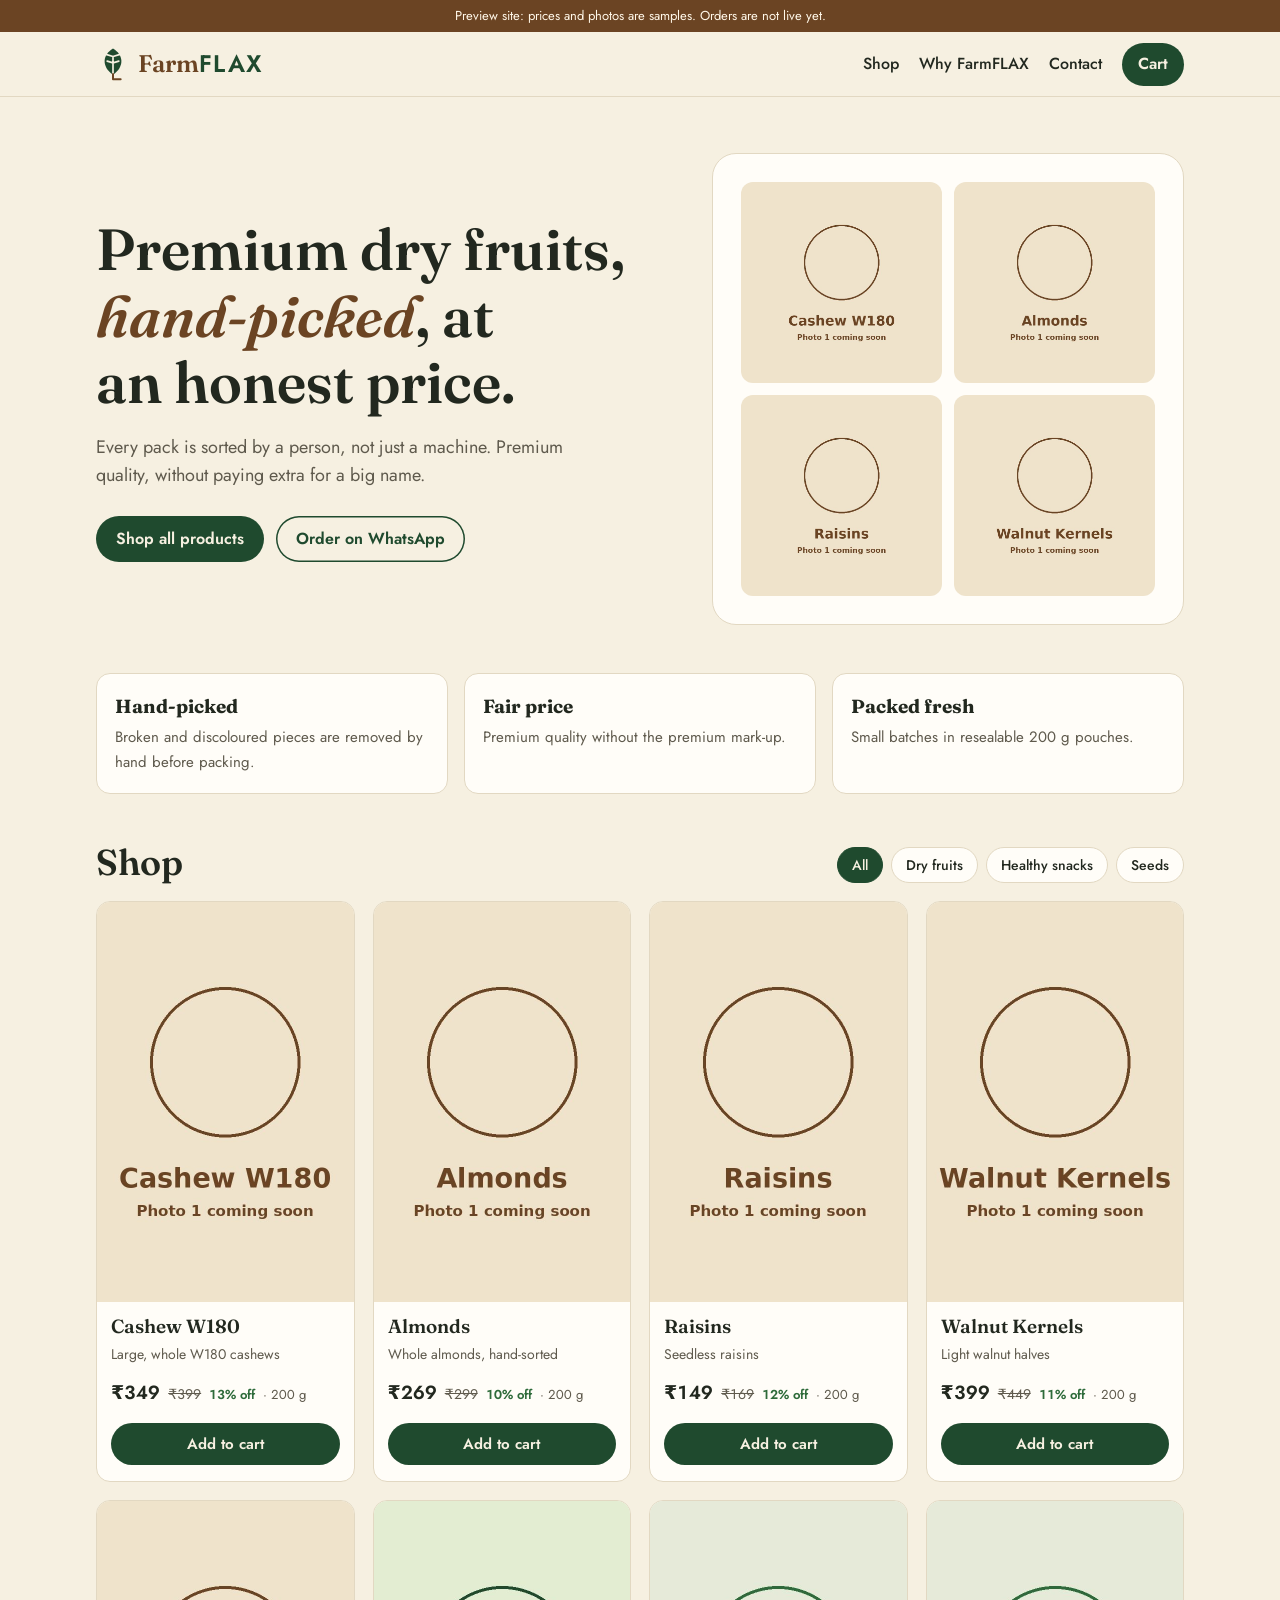
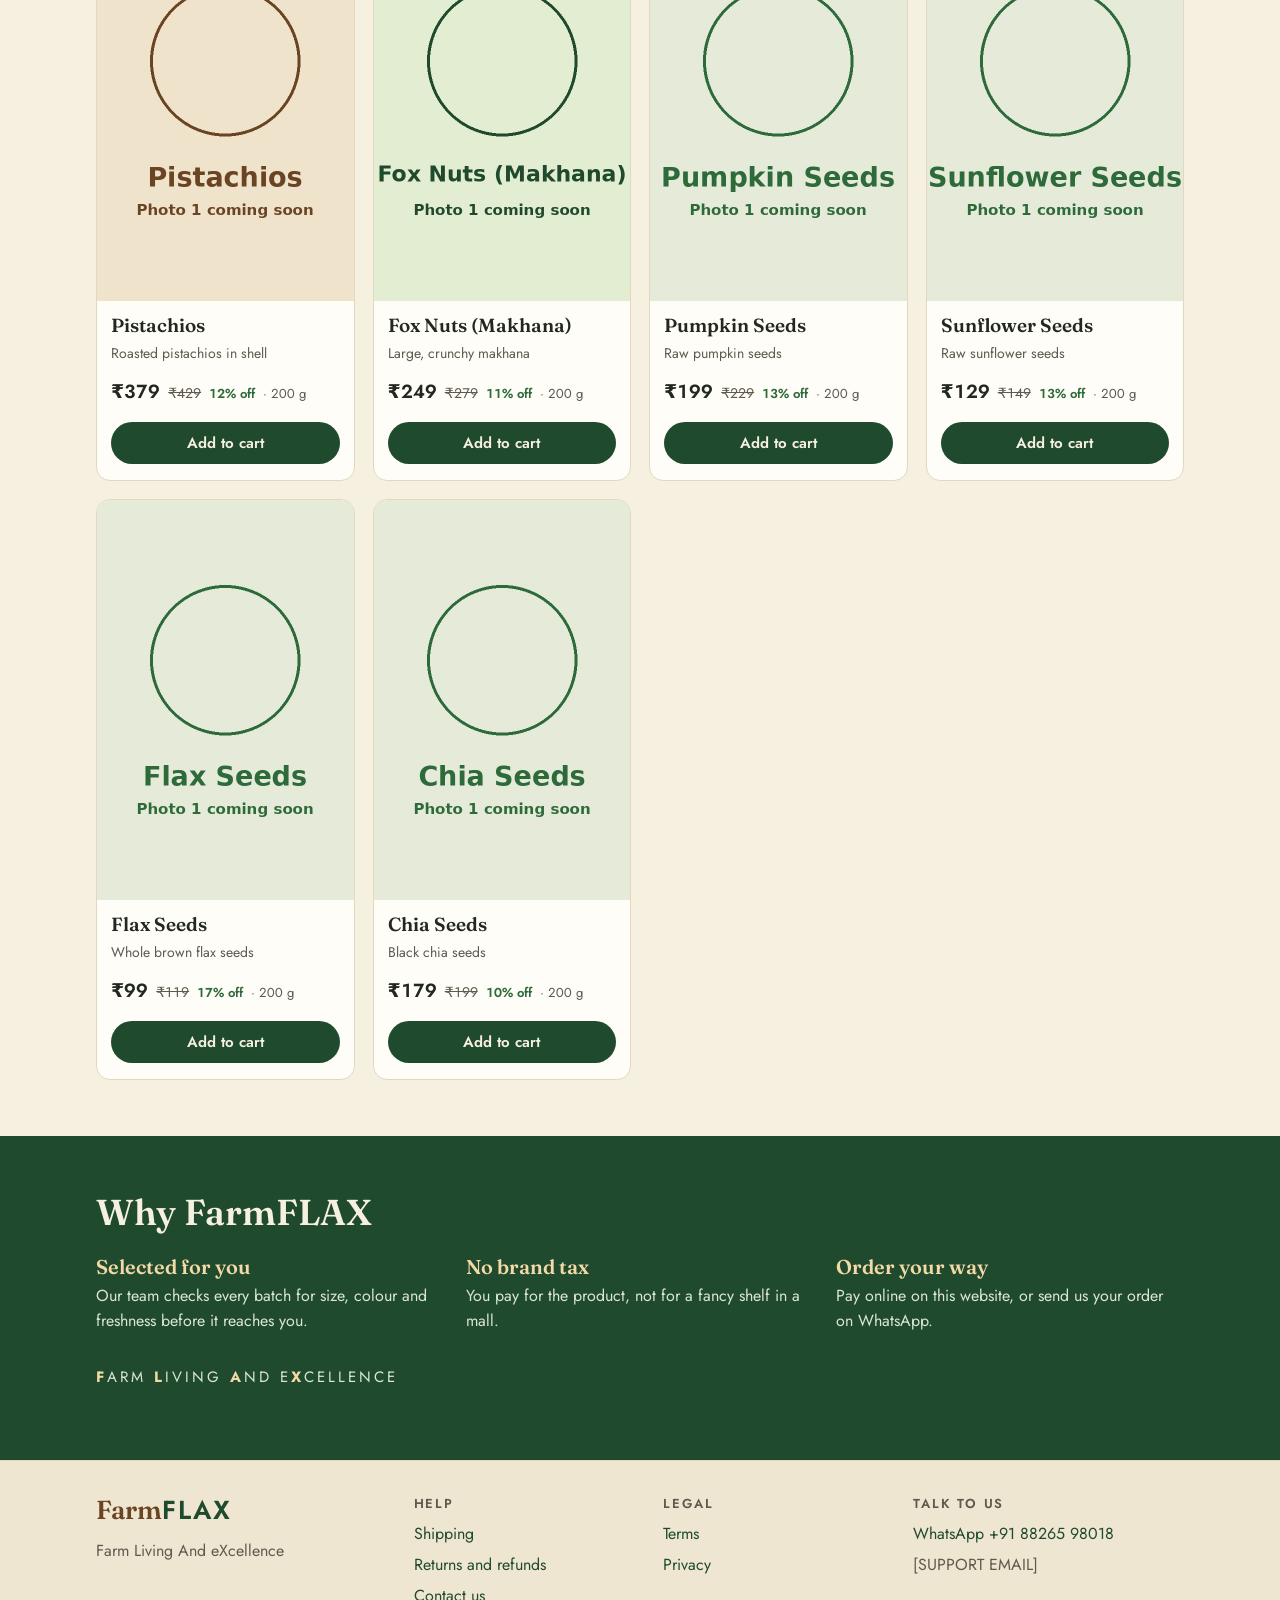
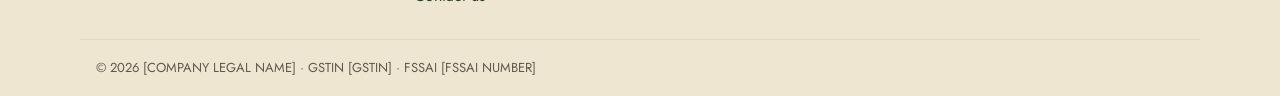
<file: public/index.html>
<!doctype html>
<html lang="en" data-root="">
<head>
<meta charset="utf-8">
<meta name="viewport" content="width=device-width, initial-scale=1, viewport-fit=cover">
<title>FarmFLAX · Hand-picked dry fruits and seeds</title>
<meta name="description" content="Hand-picked dry fruits, seeds and makhana in 200 g packs. Premium quality at an everyday price. Order online or on WhatsApp.">
<link rel="icon" href="assets/img/logo.svg" type="image/svg+xml">
<link rel="preconnect" href="https://fonts.googleapis.com">
<link rel="preconnect" href="https://fonts.gstatic.com" crossorigin>
<link rel="stylesheet" href="https://fonts.googleapis.com/css2?family=Fraunces:ital,opsz,wght@0,9..144,600;1,9..144,600&family=Jost:wght@400;500;600&display=swap">
<link rel="stylesheet" href="assets/css/site.css">
<script src="assets/js/config.js"></script>
<script src="assets/js/app.js"></script>
</head>
<body>
<div id="ff-header"></div>
<main>
  <section class="wrap hero">
    <div>
      <h1>Premium dry fruits, <em>hand-picked</em>, at an honest price.</h1>
      <p>Every pack is sorted by a person, not just a machine. Premium quality, without paying extra for a big name.</p>
      <div class="hero-actions">
        <a class="btn btn-primary" href="#shop">Shop all products</a>
        <a class="btn btn-ghost" id="hero-wa" href="#" target="_blank" rel="noopener">Order on WhatsApp</a>
      </div>
    </div>
    <div class="hero-art" id="hero-art" aria-hidden="true"></div>
  </section>

  <section class="wrap promise" aria-label="Our promise">
    <div><b>Hand-picked</b><span>Broken and discoloured pieces are removed by hand before packing.</span></div>
    <div><b>Fair price</b><span>Premium quality without the premium mark-up.</span></div>
    <div><b>Packed fresh</b><span>Small batches in resealable 200 g pouches.</span></div>
  </section>

  <section class="wrap" id="shop">
    <div class="section-head">
      <h2>Shop</h2>
      <div class="filters" id="filters" role="group" aria-label="Filter by category"></div>
    </div>
    <div class="grid" id="grid"><p class="muted">Loading products…</p></div>
  </section>

  <section class="why" id="why">
    <div class="wrap">
      <h2>Why FarmFLAX</h2>
      <div class="why-grid">
        <div><h3>Selected for you</h3><p>Our team checks every batch for size, colour and freshness before it reaches you.</p></div>
        <div><h3>No brand tax</h3><p>You pay for the product, not for a fancy shelf in a mall.</p></div>
        <div><h3>Order your way</h3><p>Pay online on this website, or send us your order on WhatsApp.</p></div>
      </div>
      <p class="acronym"><b>F</b>arm <b>L</b>iving <b>A</b>nd e<b>X</b>cellence</p>
    </div>
  </section>
</main>
<div id="ff-footer"></div>
<script>
document.addEventListener("DOMContentLoaded", function () {
  var grid = document.getElementById("grid"), filters = document.getElementById("filters"), active = "All", all = [];
  document.getElementById("hero-wa").href = FF.waLink("Hi FarmFLAX, I would like to place an order.");

  function card(p) {
    var off = p.mrp > p.price ? Math.round((1 - p.price / p.mrp) * 100) : 0;
    var url = "product.html?p=" + encodeURIComponent(p.id);
    return '<article class="card">' +
      '<a class="img" href="' + url + '"><img src="' + FF.esc(p.images[0]) + '" alt="' + FF.esc(p.name) + '" loading="lazy" width="400" height="400"></a>' +
      '<div class="body"><h3><a href="' + url + '">' + FF.esc(p.name) + '</a></h3>' +
      '<div class="short">' + FF.esc(p.short) + '</div>' +
      '<div class="price-row"><span class="price">' + FF.money(p.price) + '</span>' +
      (off ? '<span class="mrp">' + FF.money(p.mrp) + '</span><span class="off">' + off + '% off</span>' : "") +
      '<span class="weight">· ' + p.weight + ' g</span></div>' +
      (p.inStock ? '<button class="btn btn-primary" type="button" data-add="' + FF.esc(p.id) + '">Add to cart</button>' : '<span class="oos">Out of stock</span>') +
      "</div></article>";
  }
  function render() {
    var list = all.filter(function (p) { return active === "All" || p.category === active; });
    grid.innerHTML = list.length ? list.map(card).join("") : '<p class="muted">No products in this category yet.</p>';
  }
  function renderFilters() {
    var cats = ["All"].concat(all.map(function (p) { return p.category; }).filter(function (c, i, a) { return c && a.indexOf(c) === i; }));
    filters.innerHTML = cats.map(function (c) { return '<button class="chip" type="button" data-cat="' + FF.esc(c) + '" aria-pressed="' + (c === active) + '">' + FF.esc(c) + "</button>"; }).join("");
  }
  FF.loadProducts().then(function (ps) {
    all = ps; renderFilters(); render();
    document.getElementById("hero-art").innerHTML = ps.slice(0, 4).map(function (p) { return '<img src="' + FF.esc(p.images[0]) + '" alt="">'; }).join("");
  }).catch(function () { grid.innerHTML = '<p class="err">Products could not be loaded. Please refresh the page.</p>'; });

  filters.addEventListener("click", function (e) {
    var b = e.target.closest("[data-cat]"); if (!b) return; active = b.getAttribute("data-cat"); renderFilters(); render();
  });
  grid.addEventListener("click", function (e) {
    var b = e.target.closest("[data-add]"); if (!b) return;
    FF.addToCart(b.getAttribute("data-add"), 1); FF.toast("Added to cart");
  });
});
</script>
</body>
</html>
</file>
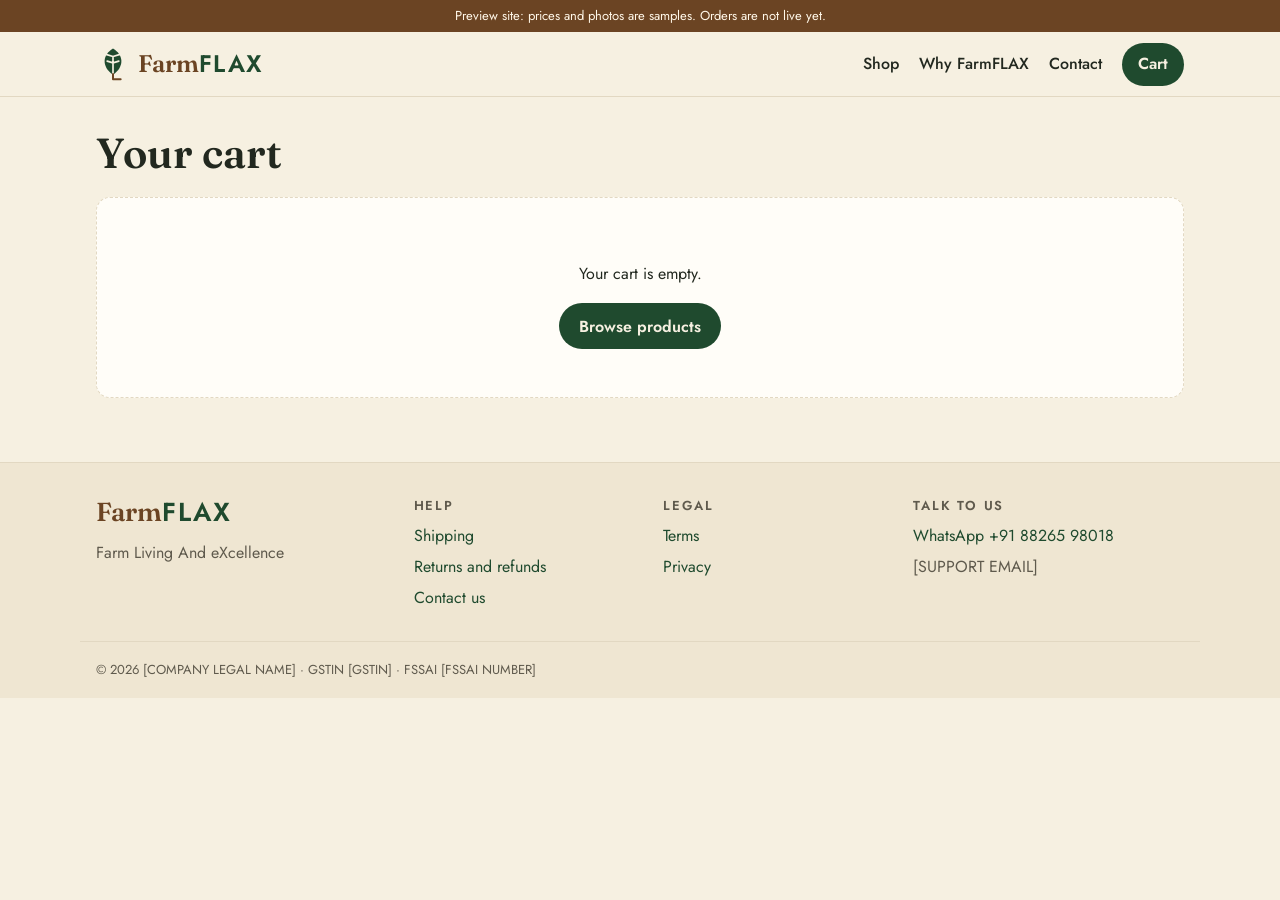
<file: public/cart.html>
<!doctype html>
<html lang="en" data-root="">
<head>
<meta charset="utf-8">
<meta name="viewport" content="width=device-width, initial-scale=1, viewport-fit=cover">
<title>Your cart · FarmFLAX</title>
<link rel="icon" href="assets/img/logo.svg" type="image/svg+xml">
<link rel="preconnect" href="https://fonts.googleapis.com">
<link rel="preconnect" href="https://fonts.gstatic.com" crossorigin>
<link rel="stylesheet" href="https://fonts.googleapis.com/css2?family=Fraunces:ital,opsz,wght@0,9..144,600;1,9..144,600&family=Jost:wght@400;500;600&display=swap">
<link rel="stylesheet" href="assets/css/site.css">
<script src="assets/js/config.js"></script>
<script src="assets/js/app.js"></script>
</head>
<body>
<div id="ff-header"></div>
<main class="wrap page">
  <h1>Your cart</h1>
  <div id="cart"><p class="muted">Loading…</p></div>
</main>
<div id="ff-footer"></div>
<script>
document.addEventListener("DOMContentLoaded", function () {
  var box = document.getElementById("cart"), products = [];
  function render() {
    var lines = FF.cartLines(products), t = FF.totals(lines);
    if (!lines.length) {
      box.innerHTML = '<div class="empty"><p>Your cart is empty.</p><a class="btn btn-primary" href="index.html#shop">Browse products</a></div>';
      return;
    }
    var left = FF_CONFIG.freeShippingAbove - t.subtotal;
    box.innerHTML = '<div class="two-col"><div>' + lines.map(function (l) {
      var p = l.product;
      return '<div class="line"><img src="' + FF.esc(p.images[0]) + '" alt="">' +
        '<div><div class="name">' + FF.esc(p.name) + '</div><div class="unit">' + FF.money(p.price) + ' · ' + p.weight + ' g</div>' +
        '<div class="qty" style="margin-top:8px"><button type="button" data-dec="' + p.id + '" aria-label="Decrease ' + FF.esc(p.name) + '">−</button><output>' + l.qty + '</output><button type="button" data-inc="' + p.id + '" aria-label="Increase ' + FF.esc(p.name) + '">+</button></div></div>' +
        '<div class="right"><b>' + FF.money(l.total) + '</b><button class="remove" type="button" data-rm="' + p.id + '">Remove</button></div></div>';
    }).join("") + '</div>' +
      '<aside class="summary" aria-label="Order summary"><div class="row"><span>Subtotal</span><span>' + FF.money(t.subtotal) + '</span></div>' +
      '<div class="row"><span>Delivery</span><span>' + (t.shipping ? FF.money(t.shipping) : "Free") + '</span></div>' +
      (left > 0 ? '<div class="note">Add ' + FF.money(left) + ' more for free delivery.</div>' : '<div class="note">You get free delivery.</div>') +
      '<div class="row total"><span>Total</span><span>' + FF.money(t.total) + '</span></div>' +
      '<a class="btn btn-primary btn-block" href="checkout.html">Checkout</a></aside></div>';
  }
  FF.loadProducts().then(function (ps) { products = ps; render(); })
    .catch(function () { box.innerHTML = '<p class="err">Your cart could not be loaded. Please refresh the page.</p>'; });
  box.addEventListener("click", function (e) {
    var b = e.target.closest("button"); if (!b) return;
    var c = FF.readCart();
    if (b.dataset.inc) FF.setQty(b.dataset.inc, (c[b.dataset.inc] || 0) + 1);
    else if (b.dataset.dec) FF.setQty(b.dataset.dec, (c[b.dataset.dec] || 0) - 1);
    else if (b.dataset.rm) FF.setQty(b.dataset.rm, 0);
    render();
  });
});
</script>
</body>
</html>
</file>
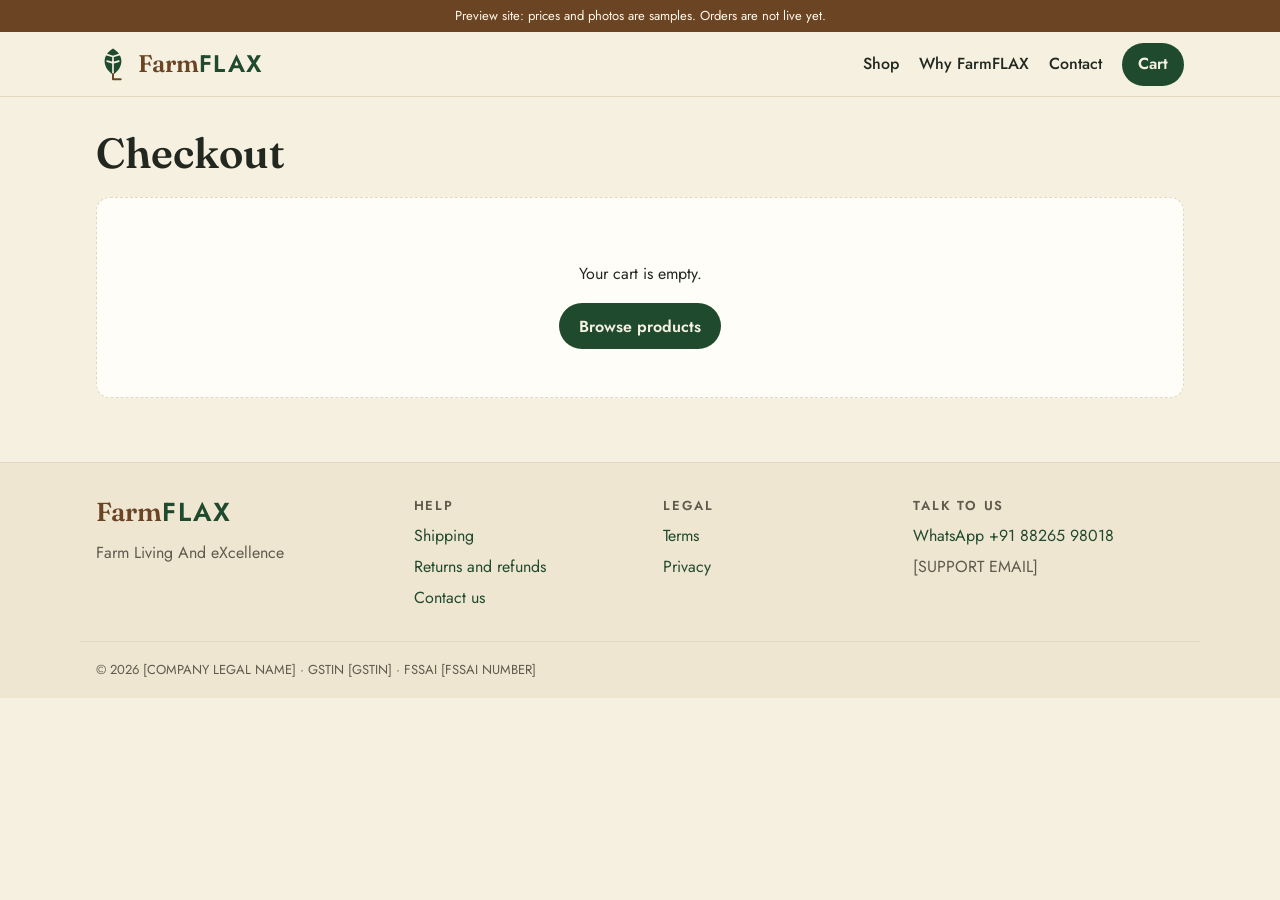
<file: public/checkout.html>
<!doctype html>
<html lang="en" data-root="">
<head>
<meta charset="utf-8">
<meta name="viewport" content="width=device-width, initial-scale=1, viewport-fit=cover">
<title>Checkout · FarmFLAX</title>
<link rel="icon" href="assets/img/logo.svg" type="image/svg+xml">
<link rel="preconnect" href="https://fonts.googleapis.com">
<link rel="preconnect" href="https://fonts.gstatic.com" crossorigin>
<link rel="stylesheet" href="https://fonts.googleapis.com/css2?family=Fraunces:ital,opsz,wght@0,9..144,600;1,9..144,600&family=Jost:wght@400;500;600&display=swap">
<link rel="stylesheet" href="assets/css/site.css">
<script src="assets/js/config.js"></script>
<script src="assets/js/app.js"></script>
</head>
<body>
<div id="ff-header"></div>
<main class="wrap page" id="main">
  <h1>Checkout</h1>
  <div class="two-col">
    <form id="form" novalidate>
      <div class="field"><label for="name">Full name</label><input id="name" name="name" autocomplete="name" required></div>
      <div class="row2">
        <div class="field"><label for="phone">Mobile number</label><input id="phone" name="phone" inputmode="numeric" autocomplete="tel-national" maxlength="10" placeholder="10-digit number" required></div>
        <div class="field"><label for="email">Email (optional)</label><input id="email" name="email" type="email" autocomplete="email"></div>
      </div>
      <div class="field"><label for="line1">House, building, street</label><input id="line1" name="line1" autocomplete="address-line1" required></div>
      <div class="field"><label for="line2">Area, landmark (optional)</label><input id="line2" name="line2" autocomplete="address-line2"></div>
      <div class="row2">
        <div class="field"><label for="city">City</label><input id="city" name="city" autocomplete="address-level2" required></div>
        <div class="field"><label for="pincode">PIN code</label><input id="pincode" name="pincode" inputmode="numeric" maxlength="6" autocomplete="postal-code" required></div>
      </div>
      <div class="field"><label for="state">State</label>
        <select id="state" name="state" autocomplete="address-level1" required><option value="">Select state</option></select>
      </div>
      <div class="field"><label for="notes">Notes for us (optional)</label><textarea id="notes" name="notes" rows="2"></textarea></div>

      <fieldset style="border:0;padding:0;margin:0 0 14px">
        <legend style="font-weight:600;margin-bottom:8px">How would you like to pay?</legend>
        <div id="pay-opts"></div>
      </fieldset>
      <p class="err" id="err" role="alert" hidden></p>
      <button class="btn btn-primary btn-block" type="submit" id="submit">Place order</button>
    </form>
    <aside class="summary" id="summary" aria-label="Order summary"><p class="muted">Loading…</p></aside>
  </div>
</main>
<div id="ff-footer"></div>
<script>
document.addEventListener("DOMContentLoaded", function () {
  var C = FF_CONFIG, products = [], form = document.getElementById("form"), err = document.getElementById("err");
  var STATES = ["Andaman and Nicobar Islands","Andhra Pradesh","Arunachal Pradesh","Assam","Bihar","Chandigarh","Chhattisgarh","Dadra and Nagar Haveli and Daman and Diu","Delhi","Goa","Gujarat","Haryana","Himachal Pradesh","Jammu and Kashmir","Jharkhand","Karnataka","Kerala","Ladakh","Lakshadweep","Madhya Pradesh","Maharashtra","Manipur","Meghalaya","Mizoram","Nagaland","Odisha","Puducherry","Punjab","Rajasthan","Sikkim","Tamil Nadu","Telangana","Tripura","Uttar Pradesh","Uttarakhand","West Bengal"];
  document.getElementById("state").insertAdjacentHTML("beforeend", STATES.map(function (s) { return '<option>' + s + '</option>'; }).join(""));

  var opts = [];
  if (C.onlinePayment) opts.push(["online", "Pay online", "UPI, cards and net banking. Your order is confirmed right away."]);
  if (C.cod) opts.push(["cod", "Cash on delivery", "Pay when your order arrives."]);
  opts.push(["whatsapp", "Confirm on WhatsApp", "We send you a payment link or UPI details on WhatsApp."]);
  document.getElementById("pay-opts").innerHTML = opts.map(function (o, i) {
    return '<label class="pay-opt"><input type="radio" name="method" value="' + o[0] + '"' + (i === 0 ? " checked" : "") + '><span><b>' + o[1] + '</b><small>' + o[2] + '</small></span></label>';
  }).join("");

  function summary() {
    var lines = FF.cartLines(products), t = FF.totals(lines);
    document.getElementById("summary").innerHTML = lines.map(function (l) {
      return '<div class="row"><span>' + l.qty + ' × ' + FF.esc(l.product.name) + '</span><span>' + FF.money(l.total) + '</span></div>';
    }).join("") + '<div class="row"><span>Delivery</span><span>' + (t.shipping ? FF.money(t.shipping) : "Free") + '</span></div>' +
      '<div class="row total"><span>Total</span><span>' + FF.money(t.total) + '</span></div>';
    return lines;
  }

  function orderText(o) {
    return "Hi FarmFLAX, I placed order " + o.orderId + ".\n" +
      o.lines.map(function (l) { return "• " + l.qty + " × " + l.name + " = ₹" + l.total; }).join("\n") +
      "\nDelivery: " + (o.shipping ? "₹" + o.shipping : "Free") + "\nTotal: ₹" + o.total +
      "\nName: " + o.customer.name + "\nPhone: " + o.customer.phone +
      "\nAddress: " + [o.customer.line1, o.customer.line2, o.customer.city, o.customer.state, o.customer.pincode].filter(Boolean).join(", ") +
      "\nPayment: " + ({ online: "Online", cod: "Cash on delivery", whatsapp: "Please send payment details" })[o.method];
  }

  function done(o) {
    FF.clearCart();
    var paid = o.method === "online";
    document.getElementById("main").innerHTML = '<h1>Thank you, ' + FF.esc(o.customer.name.split(" ")[0]) + '!</h1>' +
      '<div class="done-box"><p>Your order number is <span class="oid">' + FF.esc(o.orderId) + '</span>. Total ' + FF.money(o.total) + '.</p>' +
      (o.method === "whatsapp" ? '<p>Tap the button below to send your order to us on WhatsApp. We will reply with payment details and confirm your delivery.</p>' :
        '<p>We have your order and will confirm on WhatsApp. You can also message us any time.</p>') +
      '<a class="btn btn-wa" target="_blank" rel="noopener" href="' + FF.waLink(orderText(o)) + '">' + (o.method === "whatsapp" ? "Send order on WhatsApp" : "Message us on WhatsApp") + '</a>' +
      ' <a class="btn btn-ghost" href="index.html">Back to shop</a></div>';
    window.scrollTo(0, 0);
  }

  function val(id) { return document.getElementById(id).value.trim(); }
  function validate() {
    var c = { name: val("name"), phone: val("phone").replace(/\D/g, ""), email: val("email"), line1: val("line1"), line2: val("line2"), city: val("city"), state: val("state"), pincode: val("pincode"), notes: val("notes") };
    if (!c.name) return [null, "Please enter your full name.", "name"];
    if (!/^[6-9]\d{9}$/.test(c.phone)) return [null, "Please enter a valid 10-digit mobile number.", "phone"];
    if (c.email && !/^[^@\s]+@[^@\s]+\.[^@\s]+$/.test(c.email)) return [null, "Please check your email address.", "email"];
    if (!c.line1) return [null, "Please enter your house and street.", "line1"];
    if (!c.city) return [null, "Please enter your city.", "city"];
    if (!/^\d{6}$/.test(c.pincode)) return [null, "Please enter a 6-digit PIN code.", "pincode"];
    if (!c.state) return [null, "Please select your state.", "state"];
    return [c];
  }

  FF.loadProducts().then(function (ps) {
    products = ps;
    if (!summary().length) document.getElementById("main").innerHTML = '<h1>Checkout</h1><div class="empty"><p>Your cart is empty.</p><a class="btn btn-primary" href="index.html#shop">Browse products</a></div>';
  });

  form.addEventListener("input", function () { err.hidden = true; });
  form.addEventListener("submit", function (e) {
    e.preventDefault();
    var v = validate();
    if (!v[0]) { err.textContent = v[1]; err.hidden = false; document.getElementById(v[2]).focus(); return; }
    err.hidden = true;
    var method = form.querySelector('input[name="method"]:checked').value;
    var lines = FF.cartLines(products), t = FF.totals(lines);
    var payload = { items: lines.map(function (l) { return { id: l.product.id, qty: l.qty }; }), customer: v[0], method: method };
    var btn = document.getElementById("submit"); btn.disabled = true; btn.textContent = "Placing order…";

    fetch("/api/order", { method: "POST", headers: { "Content-Type": "application/json" }, body: JSON.stringify(payload) })
      .then(function (r) { return r.json().then(function (j) { return { ok: r.ok, status: r.status, body: j }; }); })
      .then(function (res) {
        if (!res.ok) throw { message: res.body && res.body.error, status: res.status };
        var o = res.body;
        if (o.payUrl) { FF.clearCart(); location.href = o.payUrl; return; }
        done(Object.assign({ customer: v[0], method: method }, o));
      })
      .catch(function (x) {
        if (x && x.message && x.status && x.status < 500) {
          err.textContent = x.message; err.hidden = false; btn.disabled = false; btn.textContent = "Place order"; return;
        }
        // The order service is not reachable (for example on a preview copy). Fall back to WhatsApp so no order is lost.
        var id = "FF-" + Date.now().toString(36).toUpperCase();
        done({ orderId: id, customer: v[0], method: "whatsapp", subtotal: t.subtotal, shipping: t.shipping, total: t.total,
          lines: lines.map(function (l) { return { name: l.product.name, qty: l.qty, total: l.total }; }) });
      });
  });
});
</script>
</body>
</html>
</file>
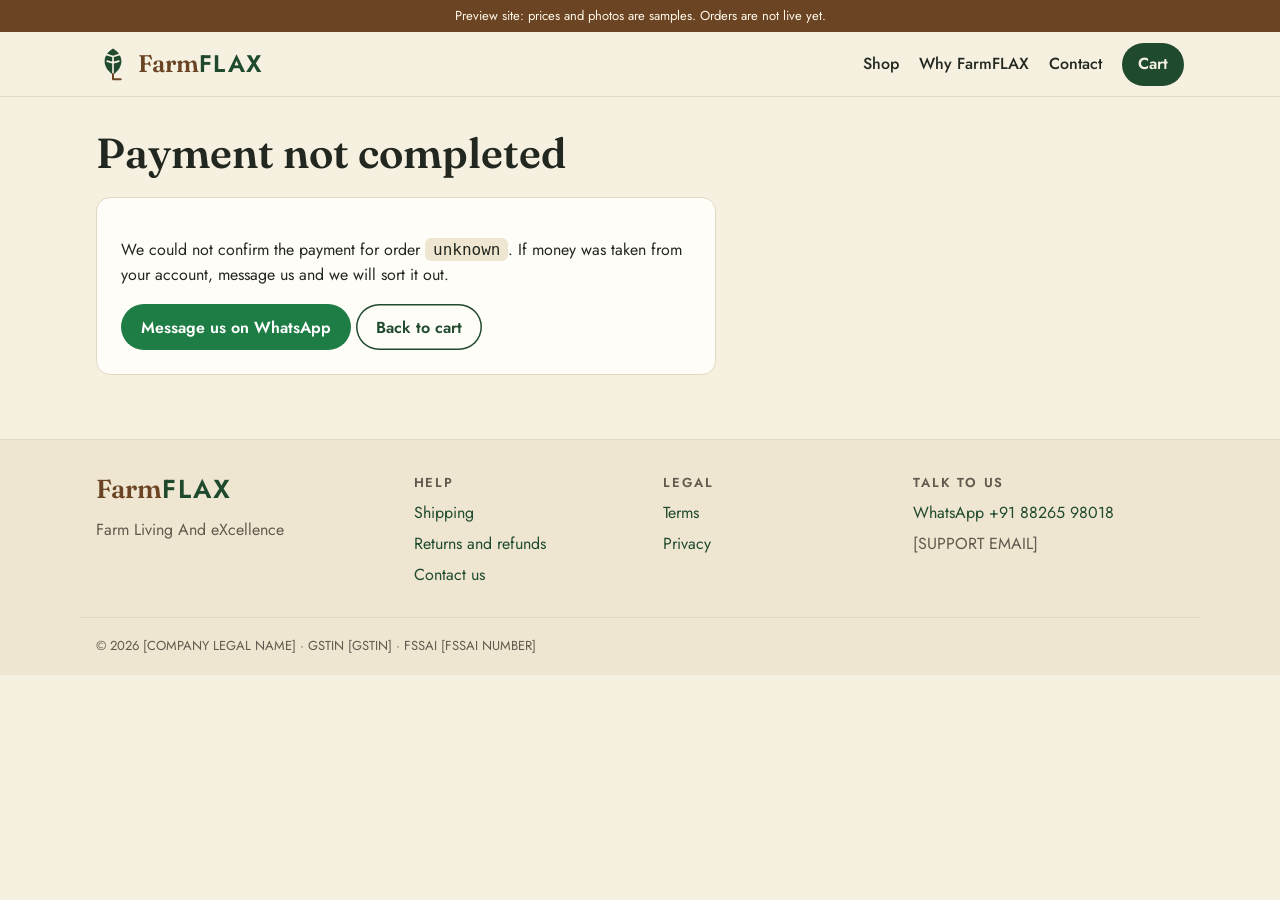
<file: public/order-status.html>
<!doctype html>
<html lang="en" data-root="">
<head>
<meta charset="utf-8">
<meta name="viewport" content="width=device-width, initial-scale=1, viewport-fit=cover">
<title>Order status · FarmFLAX</title>
<meta name="robots" content="noindex">
<link rel="icon" href="assets/img/logo.svg" type="image/svg+xml">
<link rel="preconnect" href="https://fonts.googleapis.com">
<link rel="preconnect" href="https://fonts.gstatic.com" crossorigin>
<link rel="stylesheet" href="https://fonts.googleapis.com/css2?family=Fraunces:ital,opsz,wght@0,9..144,600;1,9..144,600&family=Jost:wght@400;500;600&display=swap">
<link rel="stylesheet" href="assets/css/site.css">
<script src="assets/js/config.js"></script>
<script src="assets/js/app.js"></script>
</head>
<body>
<div id="ff-header"></div>
<main class="wrap page" id="main"></main>
<div id="ff-footer"></div>
<script>
document.addEventListener("DOMContentLoaded", function () {
  var q = new URLSearchParams(location.search), id = q.get("order") || "", paid = q.get("paid") === "1";
  var help = FF.waLink("Hi FarmFLAX, I need help with order " + id + ".");
  document.getElementById("main").innerHTML = paid
    ? '<h1>Payment received</h1><div class="done-box"><p>Thank you! Order <span class="oid">' + FF.esc(id) + '</span> is confirmed. We will send you the tracking link on WhatsApp once it ships.</p><a class="btn btn-primary" href="index.html">Back to shop</a></div>'
    : '<h1>Payment not completed</h1><div class="done-box"><p>We could not confirm the payment for order <span class="oid">' + FF.esc(id || "unknown") + '</span>. If money was taken from your account, message us and we will sort it out.</p><a class="btn btn-wa" target="_blank" rel="noopener" href="' + help + '">Message us on WhatsApp</a> <a class="btn btn-ghost" href="cart.html">Back to cart</a></div>';
});
</script>
</body>
</html>
</file>
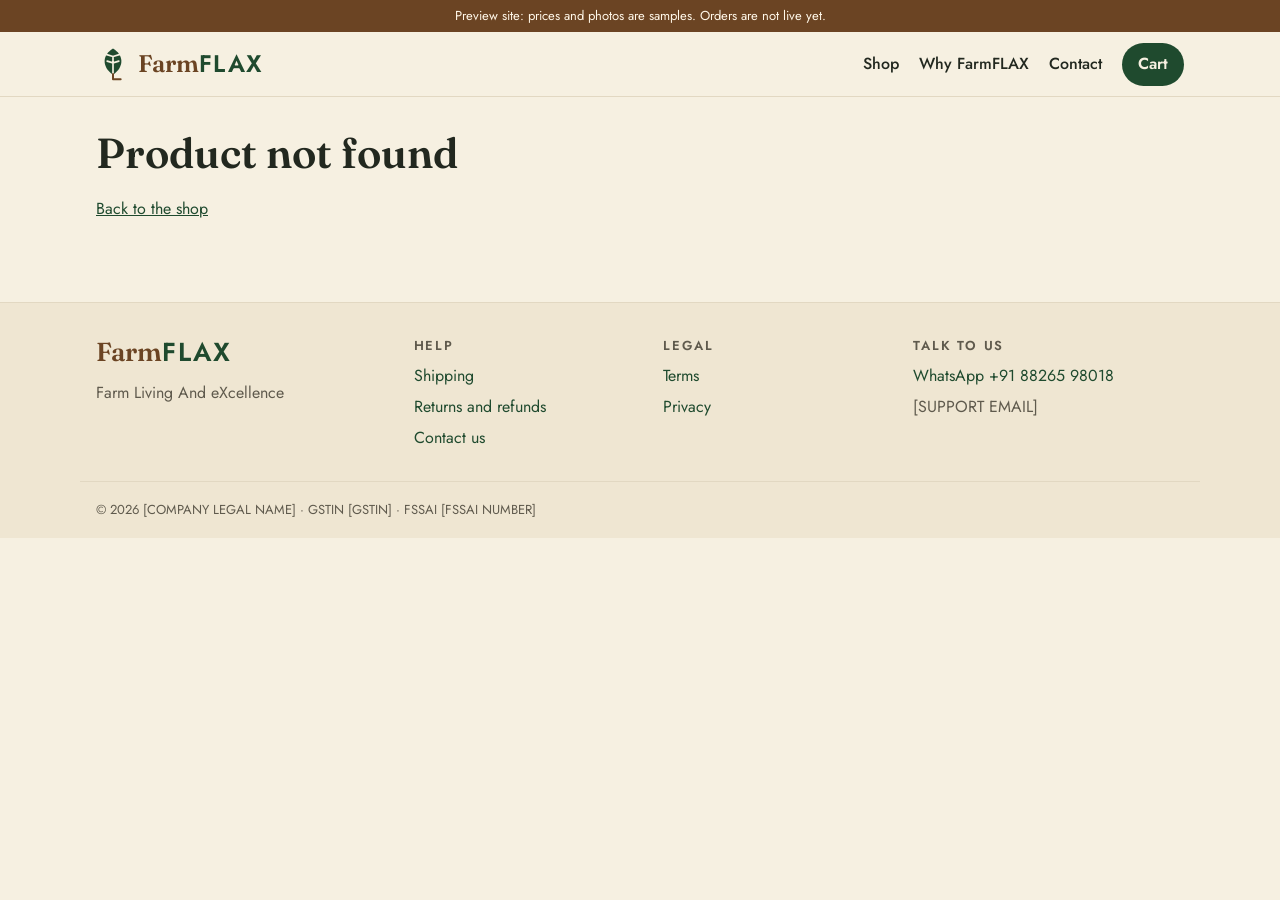
<file: public/product.html>
<!doctype html>
<html lang="en" data-root="">
<head>
<meta charset="utf-8">
<meta name="viewport" content="width=device-width, initial-scale=1, viewport-fit=cover">
<title>FarmFLAX · Product</title>
<meta name="description" content="Hand-picked dry fruits and seeds from FarmFLAX.">
<link rel="icon" href="assets/img/logo.svg" type="image/svg+xml">
<link rel="preconnect" href="https://fonts.googleapis.com">
<link rel="preconnect" href="https://fonts.gstatic.com" crossorigin>
<link rel="stylesheet" href="https://fonts.googleapis.com/css2?family=Fraunces:ital,opsz,wght@0,9..144,600;1,9..144,600&family=Jost:wght@400;500;600&display=swap">
<link rel="stylesheet" href="assets/css/site.css">
<script src="assets/js/config.js"></script>
<script src="assets/js/app.js"></script>
</head>
<body>
<div id="ff-header"></div>
<main class="wrap" id="pdp"><p class="muted page">Loading…</p></main>
<div id="ff-footer"></div>
<script>
document.addEventListener("DOMContentLoaded", function () {
  var root = document.getElementById("pdp");
  var id = new URLSearchParams(location.search).get("p");
  var qty = 1, p = null;

  function view() {
    var off = p.mrp > p.price ? Math.round((1 - p.price / p.mrp) * 100) : 0;
    root.innerHTML = '<div class="pdp">' +
      '<div class="gallery"><img class="main" id="main-img" src="' + FF.esc(p.images[0]) + '" alt="' + FF.esc(p.name) + '" width="800" height="800">' +
      (p.images.length > 1 ? '<div class="thumbs">' + p.images.map(function (src, i) {
        return '<button type="button" data-img="' + i + '" aria-label="Photo ' + (i + 1) + '" aria-current="' + (i === 0) + '"><img src="' + FF.esc(src) + '" alt=""></button>';
      }).join("") + "</div>" : "") + "</div>" +
      '<div><div class="cat">' + FF.esc(p.category) + '</div><h1>' + FF.esc(p.name) + '</h1>' +
      '<div class="price-row"><span class="price">' + FF.money(p.price) + '</span>' +
      (off ? '<span class="mrp">MRP ' + FF.money(p.mrp) + '</span><span class="off">' + off + '% off</span>' : "") +
      '</div><div class="weight">' + p.weight + ' g pack · inclusive of all taxes</div>' +
      '<p class="desc">' + FF.esc(p.description) + '</p>' +
      (p.inStock ?
        '<div class="buy-row"><div class="qty"><button type="button" id="minus" aria-label="Decrease quantity">−</button><output id="q" aria-live="polite">1</output><button type="button" id="plus" aria-label="Increase quantity">+</button></div>' +
        '<button class="btn btn-primary" type="button" id="add">Add to cart</button>' +
        '<a class="btn btn-wa" id="wa" target="_blank" rel="noopener" href="#">Order on WhatsApp</a></div>'
        : '<p class="oos">Out of stock. Message us on WhatsApp to know when it is back.</p>') +
      '<div class="facts"><div><span>Net quantity</span><b>' + p.weight + ' g</b></div><div><span>Pack</span><b>Resealable pouch</b></div><div><span>Delivery</span><b>Free above ' + FF.money(FF_CONFIG.freeShippingAbove) + '</b></div></div>' +
      "</div></div>";
    document.title = p.name + " · FarmFLAX";
    syncWa();
  }
  function syncWa() {
    var a = document.getElementById("wa"); if (!a) return;
    a.href = FF.waLink("Hi FarmFLAX, I would like to order " + qty + " × " + p.name + " (" + p.weight + " g).");
  }

  FF.loadProducts().then(function (ps) {
    p = ps.filter(function (x) { return x.id === id; })[0];
    if (!p) { root.innerHTML = '<div class="page"><h1>Product not found</h1><p><a href="index.html#shop">Back to the shop</a></p></div>'; return; }
    view();
  }).catch(function () { root.innerHTML = '<p class="err page">Product could not be loaded. Please refresh the page.</p>'; });

  root.addEventListener("click", function (e) {
    var t = e.target.closest("button"); if (!t || !p) return;
    if (t.id === "plus" || t.id === "minus") {
      qty = Math.max(1, Math.min(20, qty + (t.id === "plus" ? 1 : -1)));
      document.getElementById("q").textContent = qty; syncWa();
    } else if (t.id === "add") {
      FF.addToCart(p.id, qty); FF.toast(qty + " added to cart");
    } else if (t.hasAttribute("data-img")) {
      var i = Number(t.getAttribute("data-img"));
      document.getElementById("main-img").src = p.images[i];
      root.querySelectorAll("[data-img]").forEach(function (b) { b.setAttribute("aria-current", String(b === t)); });
    }
  });
});
</script>
</body>
</html>
</file>
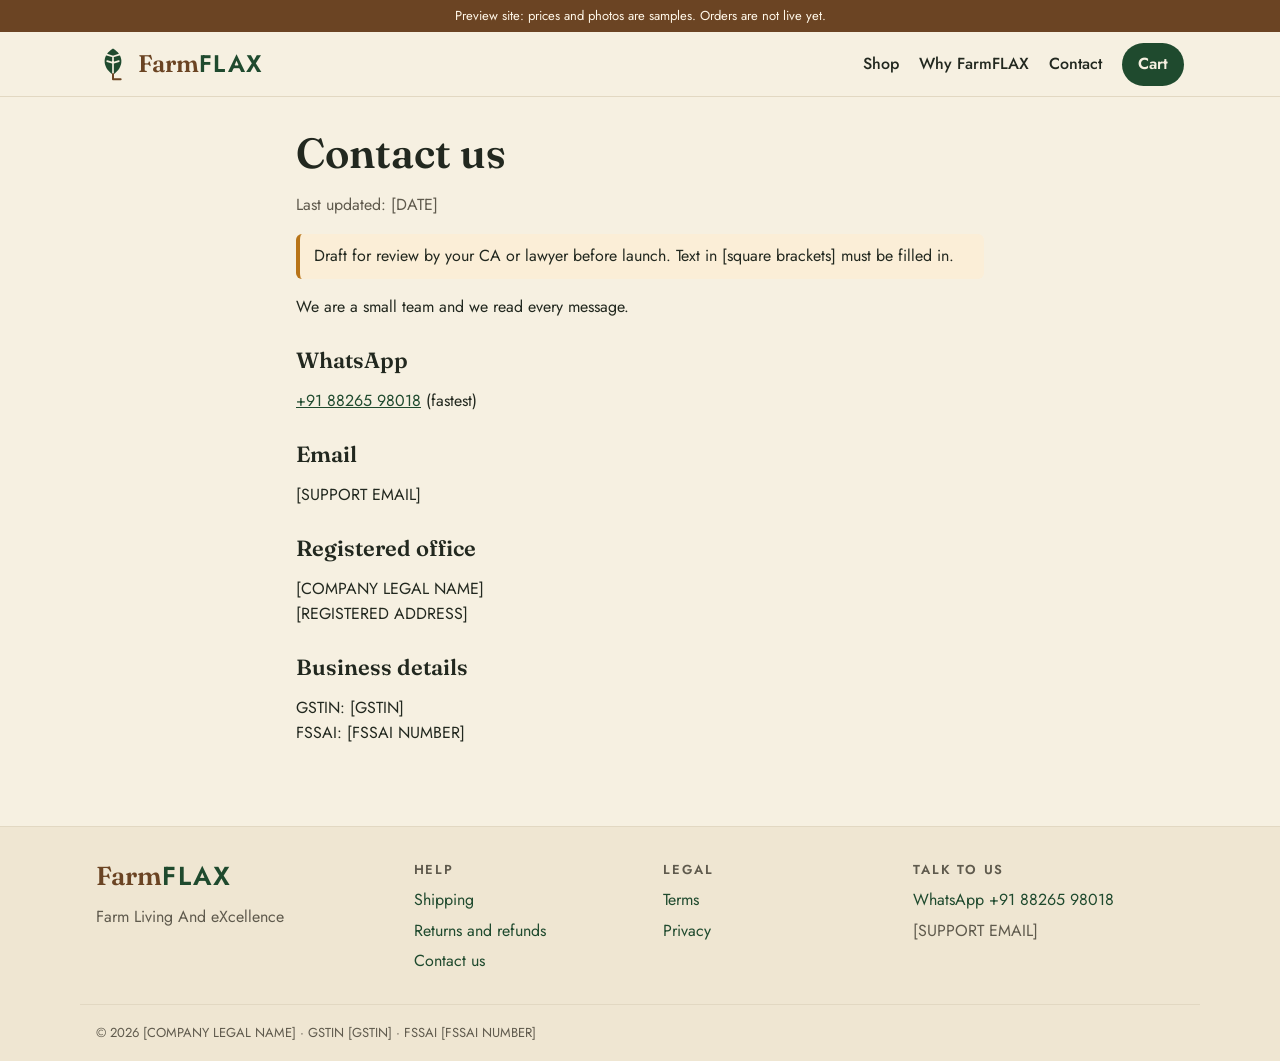
<file: public/policies/contact.html>
<!doctype html>
<html lang="en" data-root="../">
<head>
<meta charset="utf-8">
<meta name="viewport" content="width=device-width, initial-scale=1, viewport-fit=cover">
<title>Contact us · FarmFLAX</title>
<link rel="icon" href="../assets/img/logo.svg" type="image/svg+xml">
<link rel="preconnect" href="https://fonts.googleapis.com">
<link rel="preconnect" href="https://fonts.gstatic.com" crossorigin>
<link rel="stylesheet" href="https://fonts.googleapis.com/css2?family=Fraunces:ital,opsz,wght@0,9..144,600;1,9..144,600&family=Jost:wght@400;500;600&display=swap">
<link rel="stylesheet" href="../assets/css/site.css">
<script src="../assets/js/config.js"></script>
<script src="../assets/js/app.js"></script>
</head>
<body>
<div id="ff-header"></div>
<main class="wrap prose">
<h1>Contact us</h1>
<p class="muted">Last updated: [DATE]</p>
<p class="draft">Draft for review by your CA or lawyer before launch. Text in [square brackets] must be filled in.</p>
<p>We are a small team and we read every message.</p>
<h2>WhatsApp</h2><p><a id="wa-link" href="#" target="_blank" rel="noopener"><span data-cfg="phoneDisplay"></span></a> (fastest)</p>
<h2>Email</h2><p><span data-cfg="email"></span></p>
<h2>Registered office</h2><p><span data-cfg="legalName"></span><br><span data-cfg="address"></span></p>
<h2>Business details</h2><p>GSTIN: <span data-cfg="gstin"></span><br>FSSAI: <span data-cfg="fssai"></span></p>
</main>
<div id="ff-footer"></div>
<script>
document.addEventListener("DOMContentLoaded", function () {
  document.querySelectorAll("[data-cfg]").forEach(function (el) { el.textContent = FF_CONFIG[el.getAttribute("data-cfg")]; });
  var wa = document.getElementById("wa-link"); if (wa) wa.href = FF.waLink("Hi FarmFLAX, I need help with my order.");
});
</script>
</body>
</html>
</file>
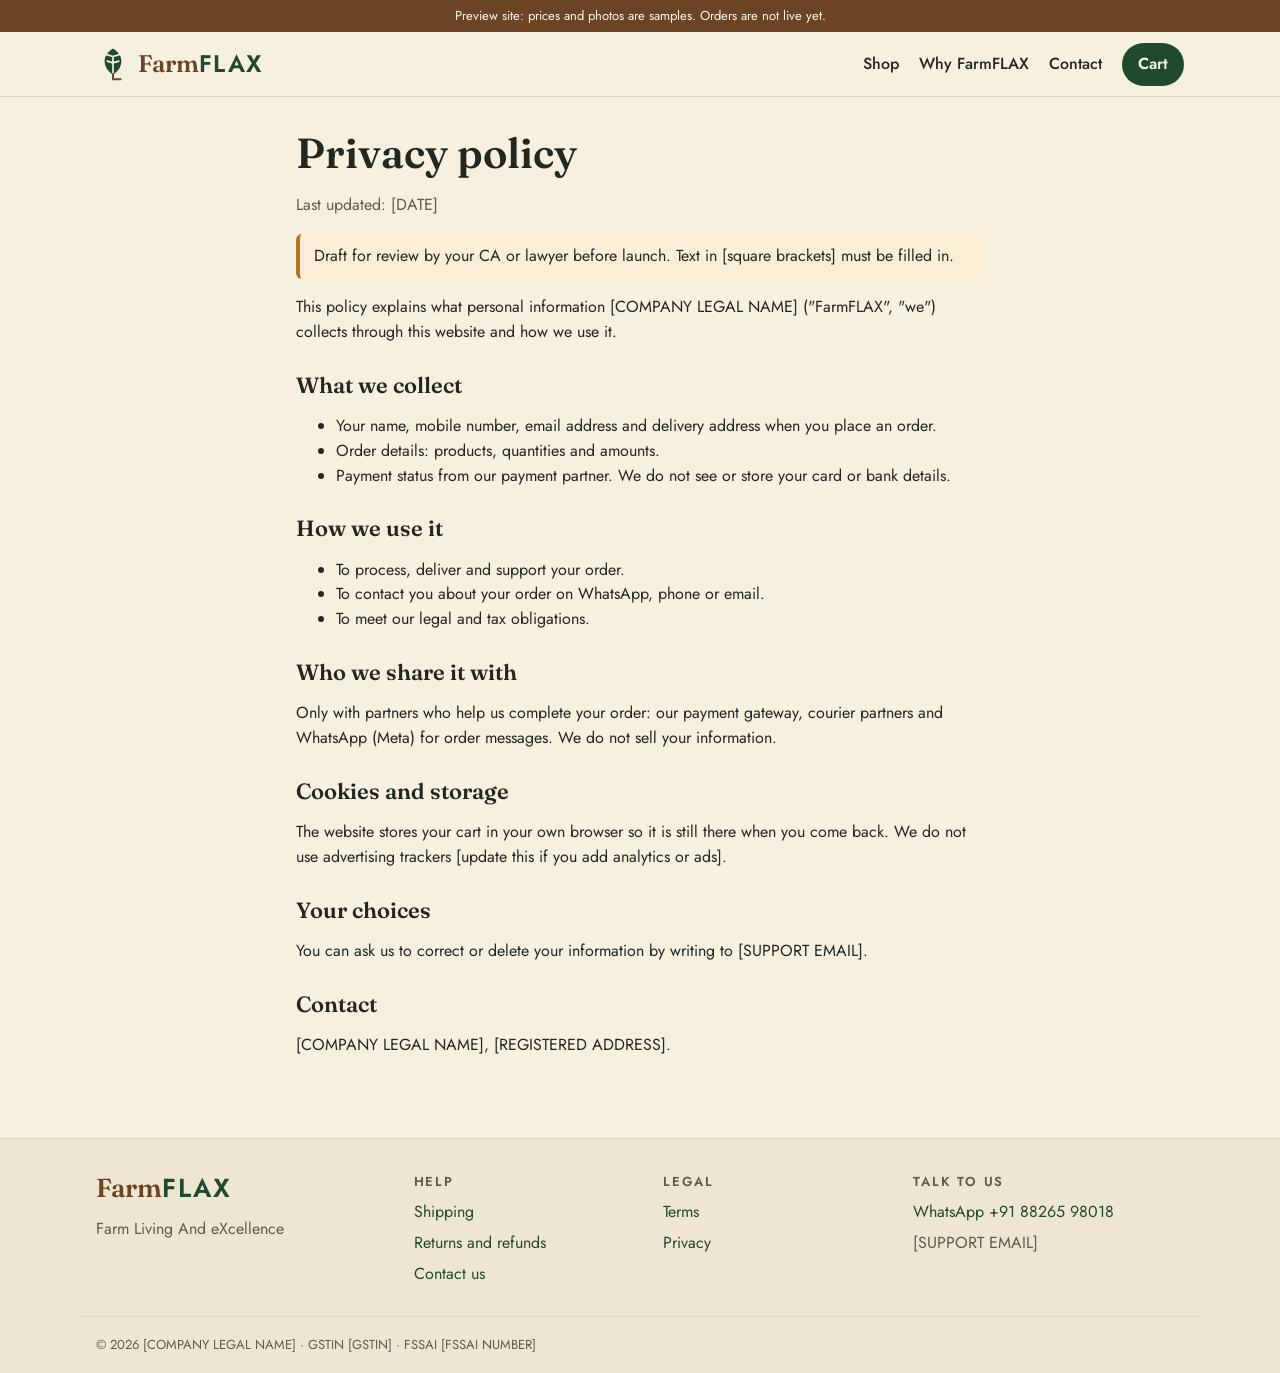
<file: public/policies/privacy.html>
<!doctype html>
<html lang="en" data-root="../">
<head>
<meta charset="utf-8">
<meta name="viewport" content="width=device-width, initial-scale=1, viewport-fit=cover">
<title>Privacy policy · FarmFLAX</title>
<link rel="icon" href="../assets/img/logo.svg" type="image/svg+xml">
<link rel="preconnect" href="https://fonts.googleapis.com">
<link rel="preconnect" href="https://fonts.gstatic.com" crossorigin>
<link rel="stylesheet" href="https://fonts.googleapis.com/css2?family=Fraunces:ital,opsz,wght@0,9..144,600;1,9..144,600&family=Jost:wght@400;500;600&display=swap">
<link rel="stylesheet" href="../assets/css/site.css">
<script src="../assets/js/config.js"></script>
<script src="../assets/js/app.js"></script>
</head>
<body>
<div id="ff-header"></div>
<main class="wrap prose">
<h1>Privacy policy</h1>
<p class="muted">Last updated: [DATE]</p>
<p class="draft">Draft for review by your CA or lawyer before launch. Text in [square brackets] must be filled in.</p>
<p>This policy explains what personal information <span data-cfg="legalName"></span> ("FarmFLAX", "we") collects through this website and how we use it.</p>
<h2>What we collect</h2><ul><li>Your name, mobile number, email address and delivery address when you place an order.</li><li>Order details: products, quantities and amounts.</li><li>Payment status from our payment partner. We do not see or store your card or bank details.</li></ul>
<h2>How we use it</h2><ul><li>To process, deliver and support your order.</li><li>To contact you about your order on WhatsApp, phone or email.</li><li>To meet our legal and tax obligations.</li></ul>
<h2>Who we share it with</h2><p>Only with partners who help us complete your order: our payment gateway, courier partners and WhatsApp (Meta) for order messages. We do not sell your information.</p>
<h2>Cookies and storage</h2><p>The website stores your cart in your own browser so it is still there when you come back. We do not use advertising trackers [update this if you add analytics or ads].</p>
<h2>Your choices</h2><p>You can ask us to correct or delete your information by writing to <span data-cfg="email"></span>.</p>
<h2>Contact</h2><p><span data-cfg="legalName"></span>, <span data-cfg="address"></span>.</p>
</main>
<div id="ff-footer"></div>
<script>
document.addEventListener("DOMContentLoaded", function () {
  document.querySelectorAll("[data-cfg]").forEach(function (el) { el.textContent = FF_CONFIG[el.getAttribute("data-cfg")]; });
  var wa = document.getElementById("wa-link"); if (wa) wa.href = FF.waLink("Hi FarmFLAX, I need help with my order.");
});
</script>
</body>
</html>
</file>
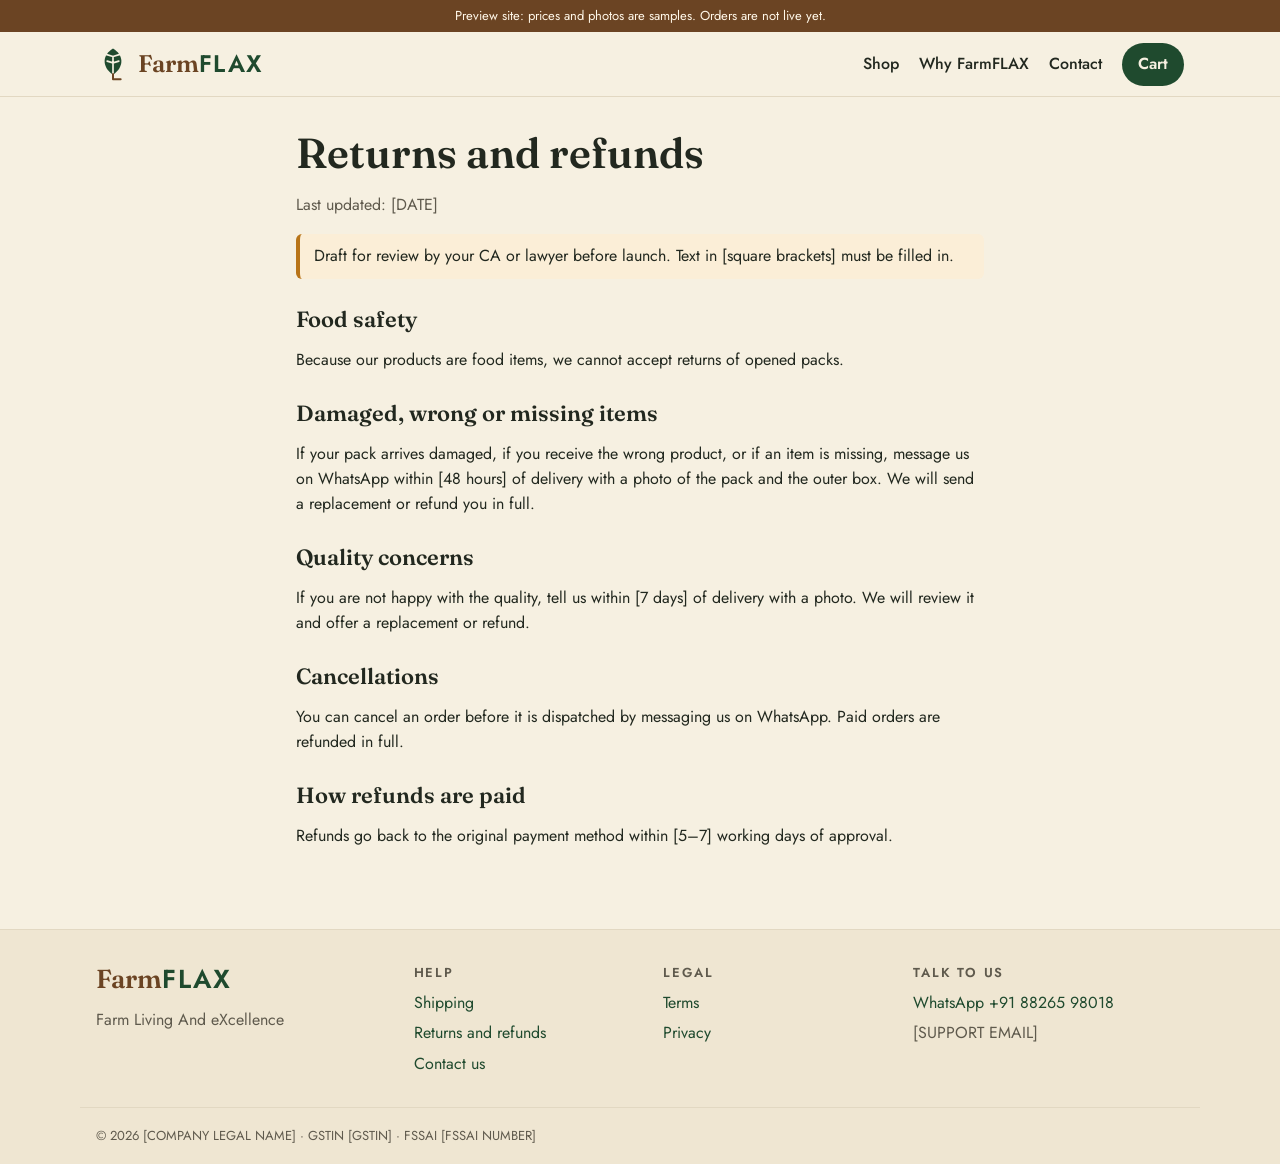
<file: public/policies/refund.html>
<!doctype html>
<html lang="en" data-root="../">
<head>
<meta charset="utf-8">
<meta name="viewport" content="width=device-width, initial-scale=1, viewport-fit=cover">
<title>Returns and refunds · FarmFLAX</title>
<link rel="icon" href="../assets/img/logo.svg" type="image/svg+xml">
<link rel="preconnect" href="https://fonts.googleapis.com">
<link rel="preconnect" href="https://fonts.gstatic.com" crossorigin>
<link rel="stylesheet" href="https://fonts.googleapis.com/css2?family=Fraunces:ital,opsz,wght@0,9..144,600;1,9..144,600&family=Jost:wght@400;500;600&display=swap">
<link rel="stylesheet" href="../assets/css/site.css">
<script src="../assets/js/config.js"></script>
<script src="../assets/js/app.js"></script>
</head>
<body>
<div id="ff-header"></div>
<main class="wrap prose">
<h1>Returns and refunds</h1>
<p class="muted">Last updated: [DATE]</p>
<p class="draft">Draft for review by your CA or lawyer before launch. Text in [square brackets] must be filled in.</p>
<h2>Food safety</h2><p>Because our products are food items, we cannot accept returns of opened packs.</p>
<h2>Damaged, wrong or missing items</h2><p>If your pack arrives damaged, if you receive the wrong product, or if an item is missing, message us on WhatsApp within [48 hours] of delivery with a photo of the pack and the outer box. We will send a replacement or refund you in full.</p>
<h2>Quality concerns</h2><p>If you are not happy with the quality, tell us within [7 days] of delivery with a photo. We will review it and offer a replacement or refund.</p>
<h2>Cancellations</h2><p>You can cancel an order before it is dispatched by messaging us on WhatsApp. Paid orders are refunded in full.</p>
<h2>How refunds are paid</h2><p>Refunds go back to the original payment method within [5–7] working days of approval.</p>
</main>
<div id="ff-footer"></div>
<script>
document.addEventListener("DOMContentLoaded", function () {
  document.querySelectorAll("[data-cfg]").forEach(function (el) { el.textContent = FF_CONFIG[el.getAttribute("data-cfg")]; });
  var wa = document.getElementById("wa-link"); if (wa) wa.href = FF.waLink("Hi FarmFLAX, I need help with my order.");
});
</script>
</body>
</html>
</file>
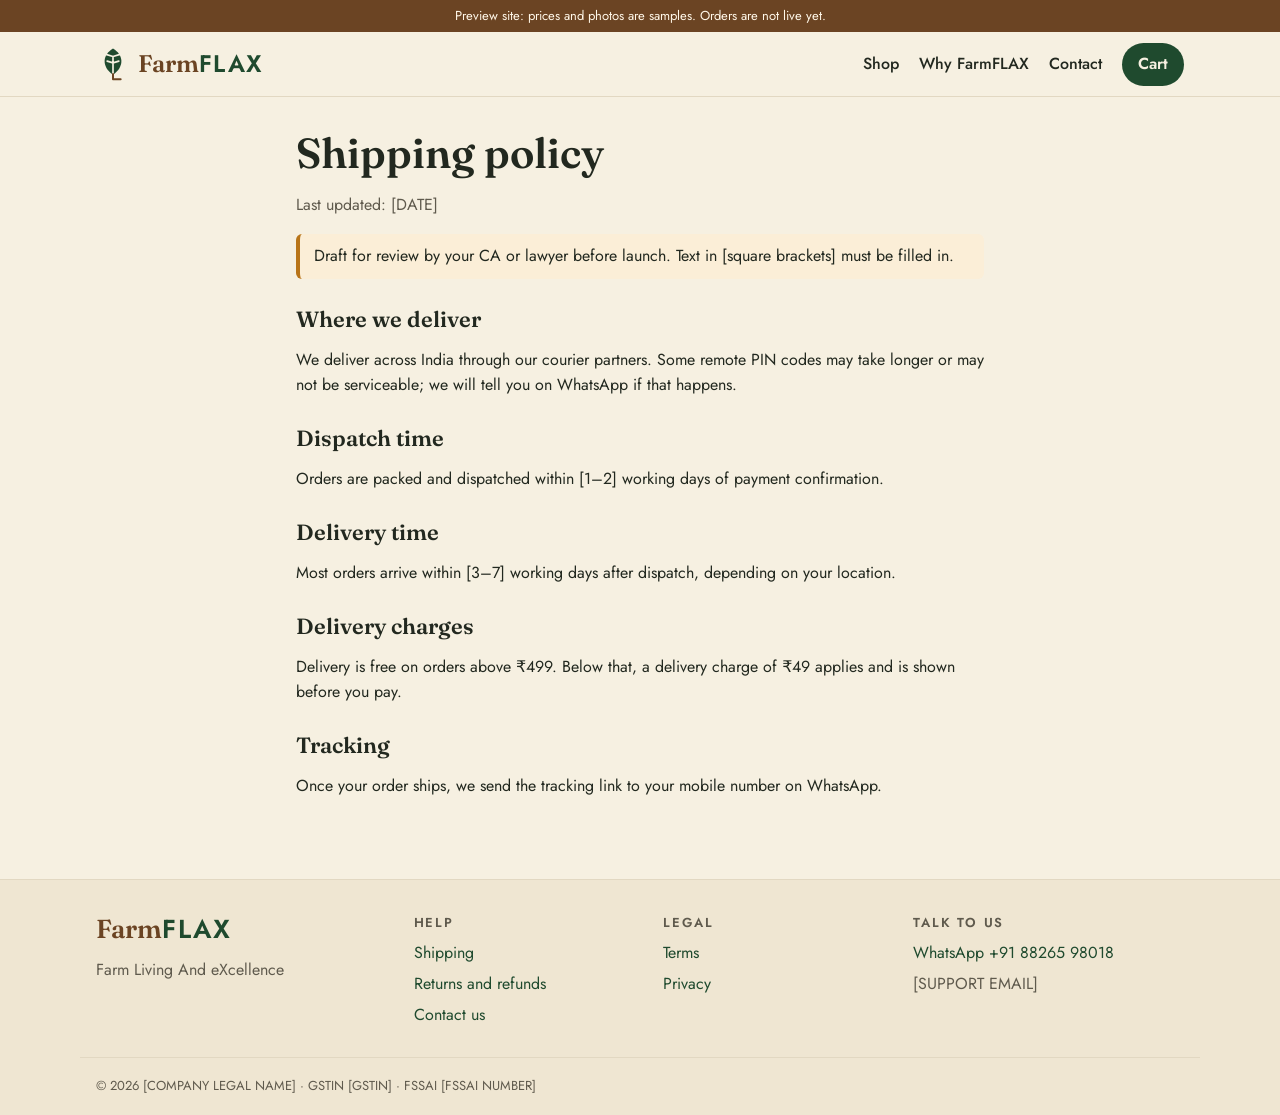
<file: public/policies/shipping.html>
<!doctype html>
<html lang="en" data-root="../">
<head>
<meta charset="utf-8">
<meta name="viewport" content="width=device-width, initial-scale=1, viewport-fit=cover">
<title>Shipping policy · FarmFLAX</title>
<link rel="icon" href="../assets/img/logo.svg" type="image/svg+xml">
<link rel="preconnect" href="https://fonts.googleapis.com">
<link rel="preconnect" href="https://fonts.gstatic.com" crossorigin>
<link rel="stylesheet" href="https://fonts.googleapis.com/css2?family=Fraunces:ital,opsz,wght@0,9..144,600;1,9..144,600&family=Jost:wght@400;500;600&display=swap">
<link rel="stylesheet" href="../assets/css/site.css">
<script src="../assets/js/config.js"></script>
<script src="../assets/js/app.js"></script>
</head>
<body>
<div id="ff-header"></div>
<main class="wrap prose">
<h1>Shipping policy</h1>
<p class="muted">Last updated: [DATE]</p>
<p class="draft">Draft for review by your CA or lawyer before launch. Text in [square brackets] must be filled in.</p>
<h2>Where we deliver</h2><p>We deliver across India through our courier partners. Some remote PIN codes may take longer or may not be serviceable; we will tell you on WhatsApp if that happens.</p>
<h2>Dispatch time</h2><p>Orders are packed and dispatched within [1–2] working days of payment confirmation.</p>
<h2>Delivery time</h2><p>Most orders arrive within [3–7] working days after dispatch, depending on your location.</p>
<h2>Delivery charges</h2><p>Delivery is free on orders above ₹<span data-cfg="freeShippingAbove"></span>. Below that, a delivery charge of ₹<span data-cfg="shippingFee"></span> applies and is shown before you pay.</p>
<h2>Tracking</h2><p>Once your order ships, we send the tracking link to your mobile number on WhatsApp.</p>
</main>
<div id="ff-footer"></div>
<script>
document.addEventListener("DOMContentLoaded", function () {
  document.querySelectorAll("[data-cfg]").forEach(function (el) { el.textContent = FF_CONFIG[el.getAttribute("data-cfg")]; });
  var wa = document.getElementById("wa-link"); if (wa) wa.href = FF.waLink("Hi FarmFLAX, I need help with my order.");
});
</script>
</body>
</html>
</file>
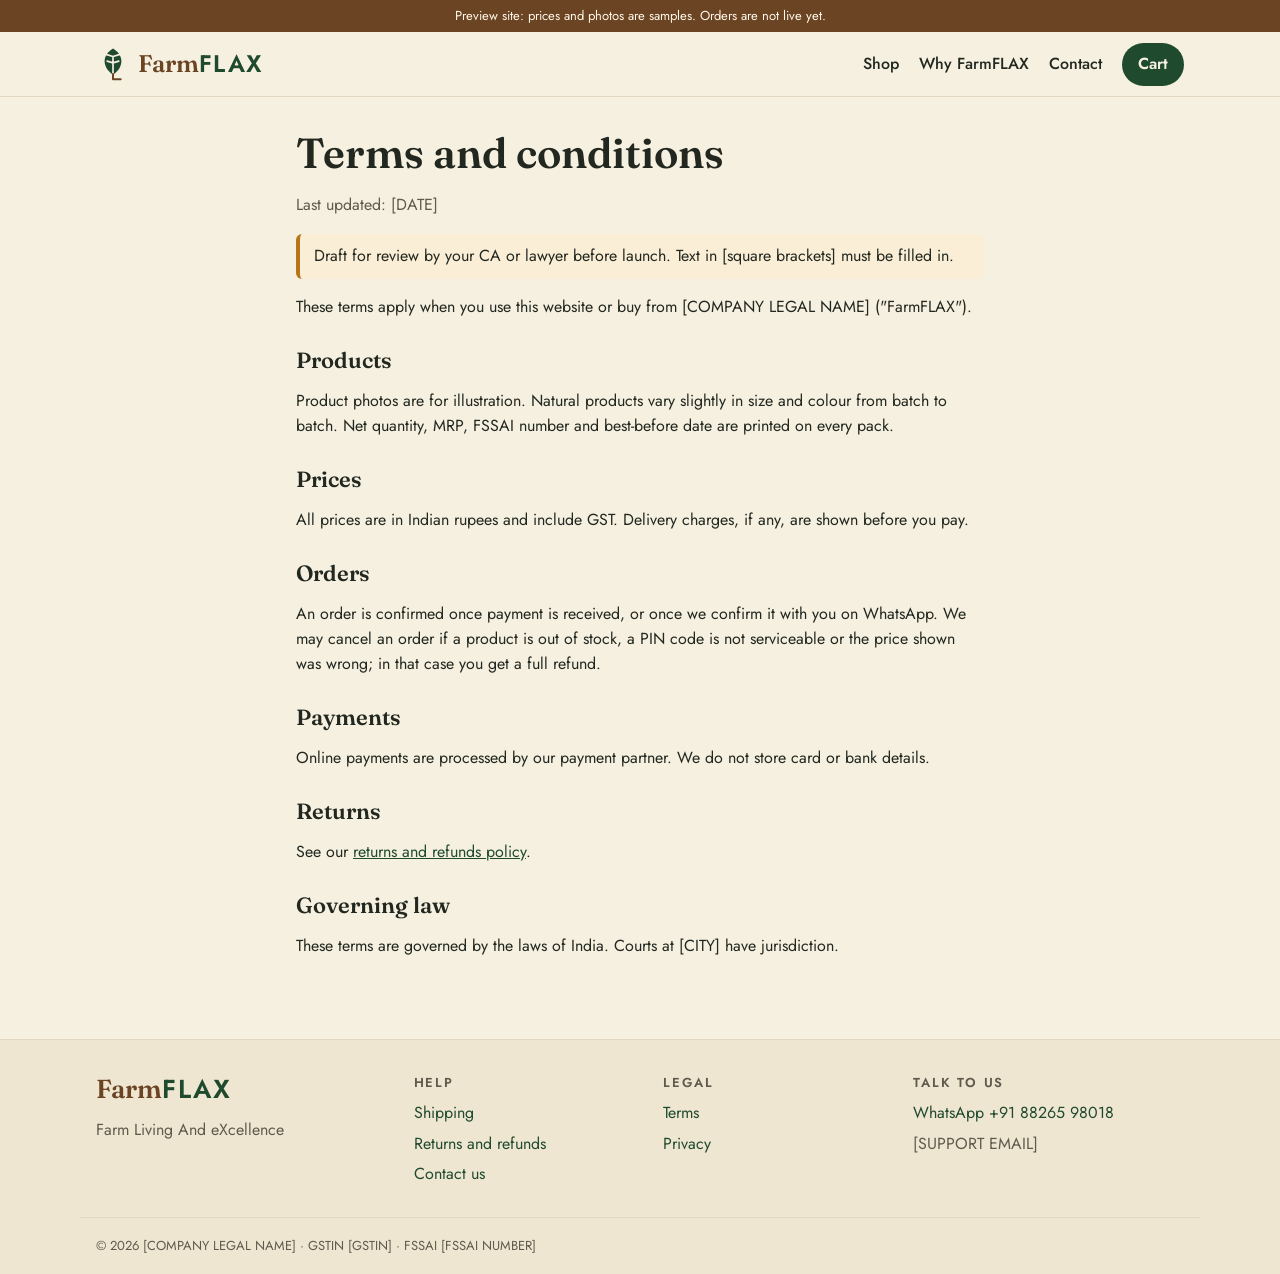
<file: public/policies/terms.html>
<!doctype html>
<html lang="en" data-root="../">
<head>
<meta charset="utf-8">
<meta name="viewport" content="width=device-width, initial-scale=1, viewport-fit=cover">
<title>Terms and conditions · FarmFLAX</title>
<link rel="icon" href="../assets/img/logo.svg" type="image/svg+xml">
<link rel="preconnect" href="https://fonts.googleapis.com">
<link rel="preconnect" href="https://fonts.gstatic.com" crossorigin>
<link rel="stylesheet" href="https://fonts.googleapis.com/css2?family=Fraunces:ital,opsz,wght@0,9..144,600;1,9..144,600&family=Jost:wght@400;500;600&display=swap">
<link rel="stylesheet" href="../assets/css/site.css">
<script src="../assets/js/config.js"></script>
<script src="../assets/js/app.js"></script>
</head>
<body>
<div id="ff-header"></div>
<main class="wrap prose">
<h1>Terms and conditions</h1>
<p class="muted">Last updated: [DATE]</p>
<p class="draft">Draft for review by your CA or lawyer before launch. Text in [square brackets] must be filled in.</p>
<p>These terms apply when you use this website or buy from <span data-cfg="legalName"></span> ("FarmFLAX").</p>
<h2>Products</h2><p>Product photos are for illustration. Natural products vary slightly in size and colour from batch to batch. Net quantity, MRP, FSSAI number and best-before date are printed on every pack.</p>
<h2>Prices</h2><p>All prices are in Indian rupees and include GST. Delivery charges, if any, are shown before you pay.</p>
<h2>Orders</h2><p>An order is confirmed once payment is received, or once we confirm it with you on WhatsApp. We may cancel an order if a product is out of stock, a PIN code is not serviceable or the price shown was wrong; in that case you get a full refund.</p>
<h2>Payments</h2><p>Online payments are processed by our payment partner. We do not store card or bank details.</p>
<h2>Returns</h2><p>See our <a href="refund.html">returns and refunds policy</a>.</p>
<h2>Governing law</h2><p>These terms are governed by the laws of India. Courts at [CITY] have jurisdiction.</p>
</main>
<div id="ff-footer"></div>
<script>
document.addEventListener("DOMContentLoaded", function () {
  document.querySelectorAll("[data-cfg]").forEach(function (el) { el.textContent = FF_CONFIG[el.getAttribute("data-cfg")]; });
  var wa = document.getElementById("wa-link"); if (wa) wa.href = FF.waLink("Hi FarmFLAX, I need help with my order.");
});
</script>
</body>
</html>
</file>
<file: public/assets/css/site.css>
/* FarmFLAX storefront. One warm light theme, mobile first. */
:root {
  --bg: #F6F0E1;
  --surface: #FFFDF8;
  --ink: #22281F;
  --muted: #5F5A4D;
  --line: #E2D8C2;
  --green: #1F4A2E;
  --green-ink: #F6F0E1;
  --walnut: #6B4423;
  --saffron: #B87418;
  --sale: #2E6B3A;
  --danger: #A3321F;
  --display: "Fraunces", Georgia, serif;
  --body: "Jost", system-ui, -apple-system, "Segoe UI", sans-serif;
  --radius: 14px;
  color-scheme: light;
}
* { box-sizing: border-box; }
html { -webkit-text-size-adjust: 100%; }
body { margin: 0; background: var(--bg); color: var(--ink); font-family: var(--body); font-size: 16px; line-height: 1.55; }
img { max-width: 100%; display: block; }
a { color: var(--green); }
a:hover { color: var(--walnut); }
:focus-visible { outline: 2px solid var(--saffron); outline-offset: 2px; }
h1, h2, h3 { font-family: var(--display); font-weight: 600; line-height: 1.15; margin: 0; text-wrap: balance; }
.wrap { max-width: 1120px; margin: 0 auto; padding-left: max(16px, env(safe-area-inset-left)); padding-right: max(16px, env(safe-area-inset-right)); }
.muted { color: var(--muted); }
.fine { font-size: 13px; padding-block: 18px; border-top: 1px solid var(--line); }

/* Header */
.preview-bar { background: var(--walnut); color: #FFF7E8; text-align: center; font-size: 13px; padding: 6px 12px; }
.site-head { background: var(--bg); border-bottom: 1px solid var(--line); position: sticky; top: 0; z-index: 20; }
.head-row { display: flex; align-items: center; gap: 20px; min-height: 64px; }
.logo { display: flex; align-items: center; gap: 8px; text-decoration: none; font-size: 24px; line-height: 1; }
.logo .farm { font-family: var(--display); font-weight: 600; color: var(--walnut); }
.logo .flax { font-family: var(--body); font-weight: 600; letter-spacing: .06em; color: var(--green); }
.nav { display: flex; gap: 20px; margin-left: auto; }
.nav a { text-decoration: none; color: var(--ink); font-weight: 500; }
.cart-link { display: inline-flex; align-items: center; gap: 6px; text-decoration: none; font-weight: 600; color: var(--green-ink); background: var(--green); padding: 9px 16px; border-radius: 999px; }
.cart-link:hover { color: var(--green-ink); background: #173A24; }
.badge { background: var(--saffron); color: #fff; border-radius: 999px; font-size: 12px; min-width: 20px; padding: 1px 6px; text-align: center; }
@media (max-width: 720px) { .nav { display: none; } .cart-link { margin-left: auto; } }

/* Buttons */
.btn { display: inline-flex; align-items: center; justify-content: center; gap: 8px; min-height: 46px; padding: 10px 20px; border-radius: 999px; border: 0; font: 600 16px var(--body); cursor: pointer; text-decoration: none; }
.btn-primary { background: var(--green); color: var(--green-ink); }
.btn-primary:hover { background: #173A24; color: var(--green-ink); }
.btn-ghost { background: transparent; color: var(--green); box-shadow: inset 0 0 0 1.5px var(--green); }
.btn-wa { background: #1E7D45; color: #fff; }
.btn-wa:hover { background: #17663A; color: #fff; }
.btn[disabled] { opacity: .5; cursor: not-allowed; }
.btn-block { width: 100%; }

/* Hero */
.hero { padding-block: 56px 40px; display: grid; grid-template-columns: 1.1fr .9fr; gap: 40px; align-items: center; }
.hero h1 { font-size: clamp(34px, 6vw, 58px); }
.hero h1 em { font-style: italic; color: var(--walnut); }
.hero p { font-size: 18px; color: var(--muted); max-width: 46ch; margin: 18px 0 26px; }
.hero-actions { display: flex; flex-wrap: wrap; gap: 12px; }
.hero-art { background: var(--surface); border: 1px solid var(--line); border-radius: 24px; padding: 28px; display: grid; grid-template-columns: repeat(2, minmax(0, 1fr)); gap: 12px; }
.hero-art img { border-radius: 12px; aspect-ratio: 1; object-fit: cover; width: 100%; }
@media (max-width: 820px) { .hero { grid-template-columns: 1fr; padding-block: 32px 24px; } }

/* Promise strip */
.promise { display: grid; grid-template-columns: repeat(3, minmax(0, 1fr)); gap: 16px; padding-block: 8px 48px; }
.promise div { background: var(--surface); border: 1px solid var(--line); border-radius: var(--radius); padding: 18px; }
.promise b { display: block; font-family: var(--display); font-size: 19px; margin-bottom: 4px; }
.promise span { color: var(--muted); font-size: 15px; }
@media (max-width: 720px) { .promise { grid-template-columns: 1fr; } }

/* Shop */
.section-head { display: flex; justify-content: space-between; align-items: end; gap: 16px; flex-wrap: wrap; margin-bottom: 18px; }
.section-head h2 { font-size: clamp(26px, 4vw, 36px); }
.filters { display: flex; gap: 8px; flex-wrap: wrap; }
.chip { font: 500 14px var(--body); border: 1px solid var(--line); background: var(--surface); color: var(--ink); padding: 7px 14px; border-radius: 999px; cursor: pointer; min-height: 36px; }
.chip[aria-pressed="true"] { background: var(--green); color: var(--green-ink); border-color: var(--green); }
.grid { display: grid; grid-template-columns: repeat(auto-fill, minmax(220px, 1fr)); gap: 18px; padding-bottom: 56px; }
.card { background: var(--surface); border: 1px solid var(--line); border-radius: var(--radius); overflow: hidden; display: flex; flex-direction: column; }
.card a.img { display: block; background: #EFE6D2; }
.card img { aspect-ratio: 1; object-fit: cover; width: 100%; }
.card .body { padding: 14px 14px 16px; display: flex; flex-direction: column; gap: 6px; flex: 1; }
.card h3 { font-size: 19px; }
.card h3 a { color: inherit; text-decoration: none; }
.card .short { color: var(--muted); font-size: 14px; }
.price-row { display: flex; align-items: baseline; gap: 8px; margin-top: auto; padding-top: 6px; font-variant-numeric: tabular-nums; }
.price { font-weight: 600; font-size: 19px; }
.mrp { color: var(--muted); text-decoration: line-through; font-size: 14px; }
.off { color: var(--sale); font-size: 13px; font-weight: 600; }
.weight { color: var(--muted); font-size: 13px; }
.card .btn { margin-top: 10px; min-height: 42px; font-size: 15px; }
.oos { color: var(--danger); font-weight: 600; font-size: 14px; }

/* Why */
.why { background: var(--green); color: var(--green-ink); padding-block: 56px; }
.why h2 { font-size: clamp(26px, 4vw, 36px); margin-bottom: 22px; }
.why-grid { display: grid; grid-template-columns: repeat(auto-fit, minmax(230px, 1fr)); gap: 22px; }
.why-grid h3 { font-size: 20px; margin-bottom: 6px; color: #F2D9A6; }
.why-grid p { margin: 0; color: #DCE6D4; }
.acronym { margin-top: 32px; font-size: 15px; letter-spacing: .2em; text-transform: uppercase; color: #DCE6D4; }
.acronym b { color: #F2D9A6; }

/* Product page */
.pdp { display: grid; grid-template-columns: 1fr 1fr; gap: 40px; padding-block: 36px 56px; }
.gallery .main { border-radius: 18px; border: 1px solid var(--line); aspect-ratio: 1; object-fit: cover; width: 100%; background: #EFE6D2; }
.thumbs { display: flex; gap: 10px; margin-top: 12px; }
.thumbs button { padding: 0; border: 2px solid transparent; border-radius: 10px; overflow: hidden; width: 72px; height: 72px; cursor: pointer; background: none; }
.thumbs button[aria-current="true"] { border-color: var(--green); }
.thumbs img { width: 100%; height: 100%; object-fit: cover; }
.pdp h1 { font-size: clamp(30px, 5vw, 44px); }
.pdp .cat { text-transform: uppercase; letter-spacing: .14em; font-size: 13px; color: var(--muted); margin-bottom: 8px; }
.pdp .desc { font-size: 17px; margin: 16px 0; max-width: 58ch; }
.qty { display: inline-flex; align-items: center; border: 1px solid var(--line); border-radius: 999px; background: var(--surface); }
.qty button { width: 44px; height: 44px; border: 0; background: none; font-size: 20px; cursor: pointer; color: var(--ink); }
.qty output { min-width: 32px; text-align: center; font-weight: 600; font-variant-numeric: tabular-nums; }
.buy-row { display: flex; gap: 12px; flex-wrap: wrap; align-items: center; margin-top: 18px; }
.facts { margin-top: 24px; border-top: 1px solid var(--line); }
.facts div { display: flex; justify-content: space-between; gap: 12px; padding: 10px 0; border-bottom: 1px solid var(--line); font-size: 15px; }
@media (max-width: 820px) { .pdp { grid-template-columns: 1fr; gap: 24px; padding-block: 20px 40px; } }

/* Cart and checkout */
.page { padding-block: 32px 64px; }
.page h1 { font-size: clamp(30px, 5vw, 42px); margin-bottom: 20px; }
.two-col { display: grid; grid-template-columns: minmax(0, 1fr) 340px; gap: 28px; align-items: start; }
@media (max-width: 860px) { .two-col { grid-template-columns: 1fr; } }
.line { display: grid; grid-template-columns: 76px minmax(0, 1fr) auto; gap: 14px; align-items: center; background: var(--surface); border: 1px solid var(--line); border-radius: var(--radius); padding: 12px; margin-bottom: 10px; }
.line img { width: 76px; height: 76px; border-radius: 10px; object-fit: cover; }
.line .name { font-weight: 600; }
.line .unit { color: var(--muted); font-size: 14px; }
.line .right { display: flex; flex-direction: column; align-items: end; gap: 6px; }
.remove { background: none; border: 0; color: var(--danger); font: 500 14px var(--body); cursor: pointer; padding: 4px; }
.summary { background: var(--surface); border: 1px solid var(--line); border-radius: var(--radius); padding: 18px; position: sticky; top: 84px; }
.summary .row { display: flex; justify-content: space-between; padding: 6px 0; font-variant-numeric: tabular-nums; }
.summary .total { border-top: 1px solid var(--line); margin-top: 6px; padding-top: 12px; font-weight: 600; font-size: 19px; }
.summary .note { font-size: 14px; color: var(--sale); margin: 6px 0 12px; }
.summary .btn { margin-top: 10px; }
.empty { text-align: center; padding: 48px 16px; background: var(--surface); border: 1px dashed var(--line); border-radius: var(--radius); }
form .field { display: flex; flex-direction: column; gap: 6px; margin-bottom: 14px; }
form label { font-weight: 500; font-size: 15px; }
form input, form textarea, form select { font: 16px var(--body); padding: 11px 12px; border: 1px solid #CFC3A8; border-radius: 10px; background: #fff; color: var(--ink); width: 100%; }
form .row2 { display: grid; grid-template-columns: 1fr 1fr; gap: 12px; }
@media (max-width: 520px) { form .row2 { grid-template-columns: 1fr; } }
.err { color: var(--danger); font-size: 14px; }
.pay-opt { display: flex; gap: 10px; align-items: flex-start; border: 1px solid var(--line); background: var(--surface); border-radius: 10px; padding: 12px; margin-bottom: 8px; }
.pay-opt input { width: auto; margin-top: 4px; }
.pay-opt small { display: block; color: var(--muted); }
.done-box { background: var(--surface); border: 1px solid var(--line); border-radius: var(--radius); padding: 24px; max-width: 620px; }
.done-box .oid { font-family: ui-monospace, Menlo, monospace; background: #EFE6D2; padding: 2px 8px; border-radius: 6px; }

/* Policy pages */
.prose { max-width: 72ch; padding-block: 32px 64px; }
.prose h1 { font-size: clamp(30px, 5vw, 42px); margin-bottom: 8px; }
.prose h2 { font-size: 22px; margin: 28px 0 8px; }
.prose p, .prose li { font-size: 16px; }
.draft { background: #FBEED7; border-left: 4px solid var(--saffron); padding: 10px 14px; border-radius: 6px; font-size: 14px; margin: 16px 0; }

/* Footer */
.site-foot { background: #EFE6D2; border-top: 1px solid var(--line); margin-top: 0; }
.foot-grid { display: grid; grid-template-columns: 1.3fr 1fr 1fr 1.2fr; gap: 24px; padding-block: 36px 24px; }
.foot-grid h3 { font-family: var(--body); font-size: 13px; text-transform: uppercase; letter-spacing: .14em; color: var(--muted); margin-bottom: 10px; }
.foot-grid a, .foot-grid span { display: block; margin-bottom: 6px; text-decoration: none; overflow-wrap: anywhere; }
.foot-logo { font-size: 26px; gap: 0; }
@media (max-width: 760px) { .foot-grid { grid-template-columns: 1fr 1fr; } }

/* Toast */
.toast { position: fixed; left: 50%; bottom: calc(20px + env(safe-area-inset-bottom)); transform: translate(-50%, 20px); background: var(--ink); color: #fff; padding: 10px 18px; border-radius: 999px; font-size: 15px; opacity: 0; pointer-events: none; transition: opacity .2s, transform .2s; z-index: 50; }
.toast.show { opacity: 1; transform: translate(-50%, 0); }
@media (prefers-reduced-motion: reduce) { .toast { transition: none; } }
</file>
